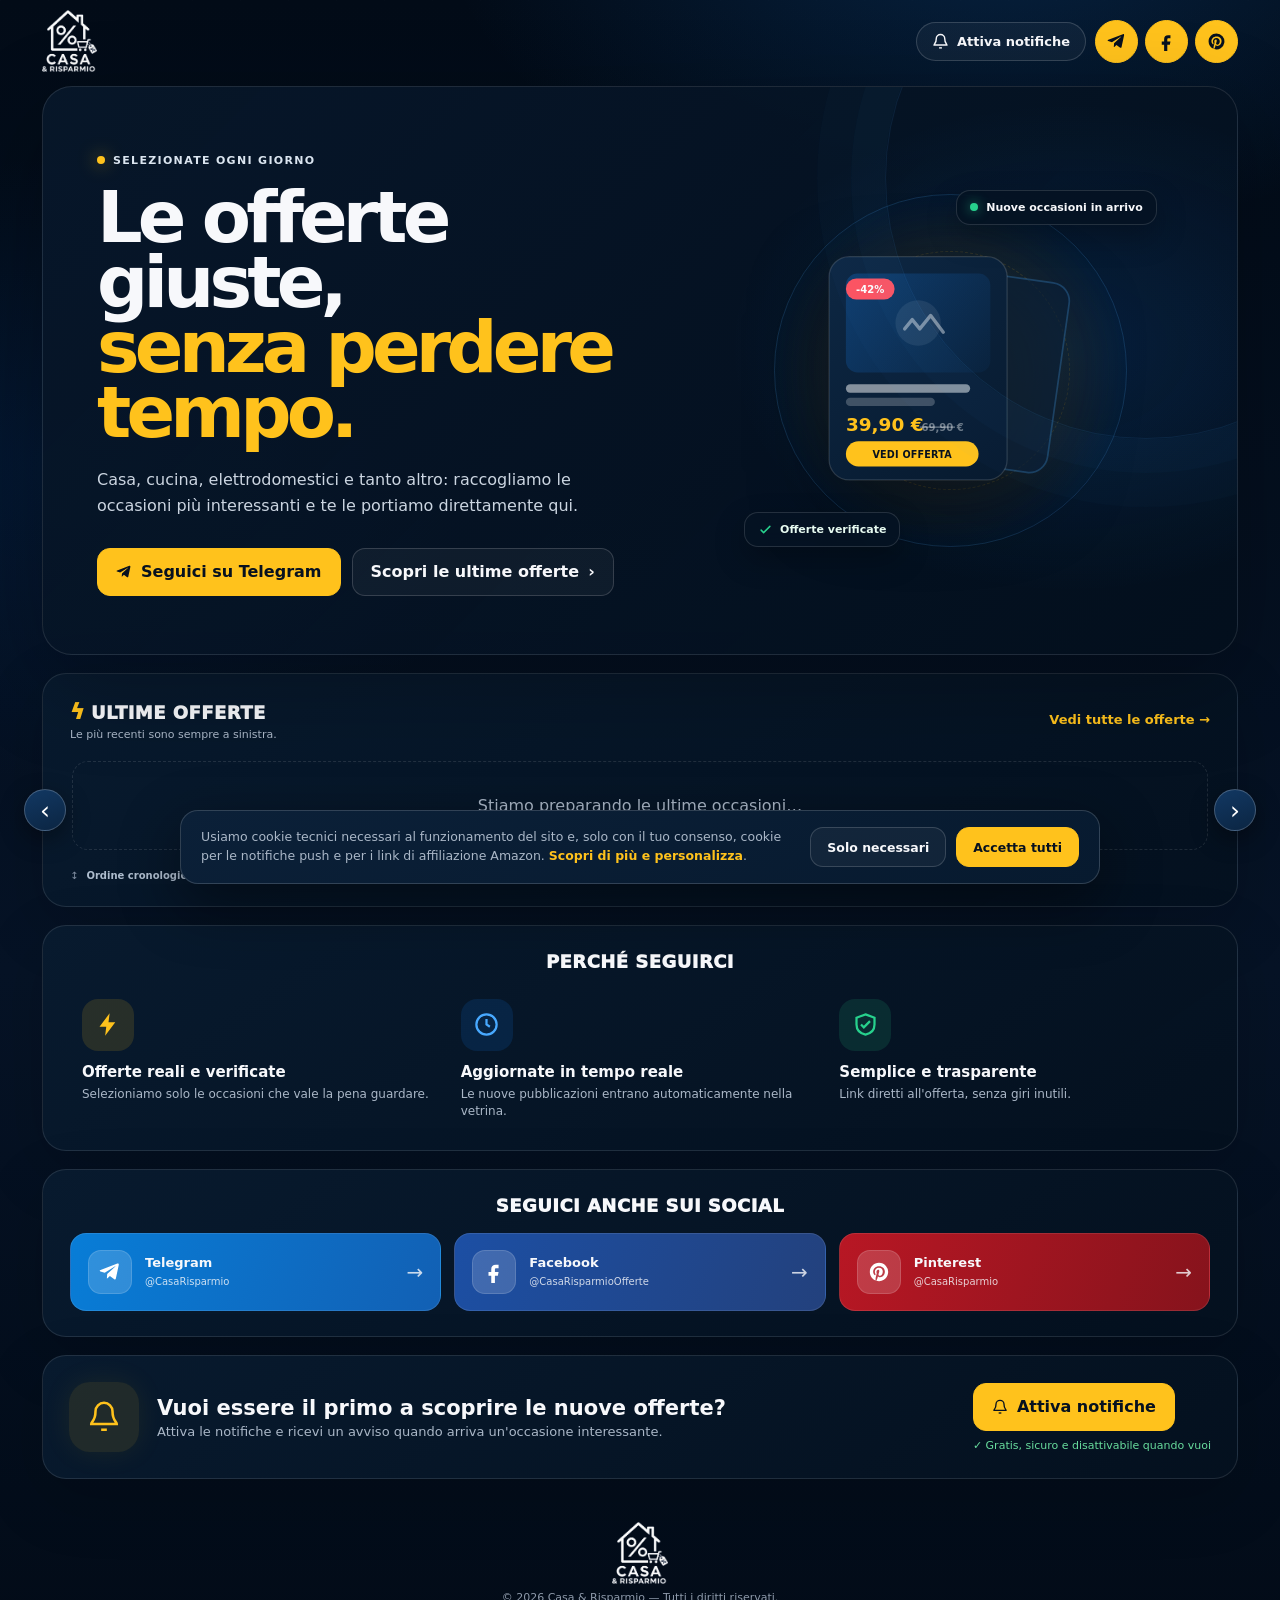
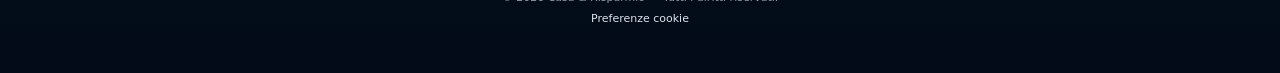
<file: index.html>
<!doctype html>
<html lang="it">
<head>
<meta charset="utf-8">
<meta name="viewport" content="width=device-width,initial-scale=1,viewport-fit=cover">
<title>Casa & Risparmio — Le offerte giuste, senza perdere tempo.</title>
<meta name="description" content="Le migliori offerte selezionate da Casa & Risparmio: casa, cucina, elettrodomestici e tanto altro.">
<meta name="theme-color" content="#061326">
<link rel="canonical" href="https://casarisparmio.info/">
<meta property="og:title" content="Casa & Risparmio">
<meta property="og:description" content="Le offerte giuste, senza perdere tempo.">
<meta property="og:image" content="./logo-casa-risparmio.png">
<meta property="og:url" content="https://casarisparmio.info/">
<meta property="og:type" content="website">
<meta property="og:site_name" content="Casa & Risparmio">
<meta property="og:locale" content="it_IT">
<meta name="twitter:card" content="summary_large_image">
<link rel="icon" href="./favicon.svg">
<link rel="apple-touch-icon" href="./icon-192.png">
<link rel="manifest" href="./manifest.json">
<meta name="p:domain_verify" content="7f023b75f847eaa74c1a0fbb6f59ebab"/>

<!--
  Dati strutturati statici (Organization + WebSite): questi non cambiano
  offerta per offerta, quindi restano scritti a mano qui invece di essere
  generati dal Worker. Le liste di offerte/articoli, che invece cambiano di
  continuo, vengono aggiunte qui sotto dal Worker stesso quando serve questa
  pagina (vedi handleHomepage in api/worker.js) — così anche i crawler/le AI
  che NON eseguono JavaScript vedono dati veri, non solo la pagina vuota.
-->
<script type="application/ld+json">
{"@context":"https://schema.org","@type":"Organization","name":"Casa & Risparmio","url":"https://casarisparmio.info/","logo":"https://casarisparmio.info/logo-casa-risparmio.png","sameAs":["https://t.me/CasaRisparmio","https://www.facebook.com/CasaRisparmioOfferte/","https://it.pinterest.com/CasaRisparmio/"]}
</script>
<script type="application/ld+json">
{"@context":"https://schema.org","@type":"WebSite","name":"Casa & Risparmio","url":"https://casarisparmio.info/","inLanguage":"it-IT","description":"Le migliori offerte Amazon selezionate per casa, cucina ed elettrodomestici."}
</script>

<script src="https://cdn.onesignal.com/sdks/web/v16/OneSignalSDK.page.js" defer></script>
<script>
window.OneSignalDeferred = window.OneSignalDeferred || [];
OneSignalDeferred.push(async function(OneSignal) {
  await OneSignal.init({
    appId: "75ba7be8-51e2-446c-b6c3-742effa95386",
    serviceWorkerPath: "sw.js",
    serviceWorkerParam: { scope: "/" },
    autoResubscribe: true,
    notifyButton: { enable: false }
  });
});
</script>

<link rel="stylesheet" href="./style.css">
</head>

<body>
<div class="wrap">
<header class="header">
  <a class="brand" href="./" aria-label="Casa & Risparmio home">
    <img src="./logo-casa-risparmio.png" alt="Casa & Risparmio">
  </a>
  <div class="nav">
    <button class="bell js-notify" id="notify-btn" type="button" aria-pressed="false">
      <svg width="17" height="17" viewBox="0 0 24 24" fill="none" stroke="currentColor" stroke-width="2"><path d="M18 8a6 6 0 0 0-12 0c0 7-3 7-3 9h18c0-2-3-2-3-9"/><path d="M10 21h4"/></svg>
      <span class="notify-label">Attiva notifiche</span>
    </button>
    <div class="social-mini">
      <a class="icon-btn" id="tg-mini" href="#" target="_blank" rel="noopener" aria-label="Telegram">
        <svg viewBox="0 0 24 24"><path d="M21.6 4.2 18.4 19c-.24 1.04-.85 1.3-1.73.81l-4.78-3.52-2.31 2.23c-.26.26-.48.48-.99.48l.35-4.88 8.89-8.03c.39-.35-.09-.54-.6-.19L6.23 12.8 1.54 11.33c-1.02-.32-1.04-1.02.21-1.51L20.06 2.7c.87-.32 1.63.2 1.54 1.5Z"/></svg>
      </a>
      <a class="icon-btn" id="fb-mini" href="#" target="_blank" rel="noopener" aria-label="Facebook">
        <svg viewBox="0 0 24 24"><path d="M14 8h3V4h-3c-3.31 0-5 1.69-5 5v3H6v4h3v8h4v-8h3.2l.8-4H13V9c0-.58.42-1 1-1Z"/></svg>
      </a>
      <a class="icon-btn" id="pin-mini" href="#" target="_blank" rel="noopener" aria-label="Pinterest">
        <svg viewBox="0 0 24 24"><path d="M12 2C6.477 2 2 6.477 2 12c0 4.237 2.636 7.855 6.356 9.312-.088-.791-.167-2.005.035-2.868.183-.781 1.172-4.97 1.172-4.97s-.299-.599-.299-1.485c0-1.39.806-2.428 1.809-2.428.852 0 1.264.64 1.264 1.409 0 .858-.546 2.14-.828 3.33-.236.995.499 1.807 1.481 1.807 1.778 0 3.144-1.874 3.144-4.579 0-2.394-1.72-4.068-4.177-4.068-2.845 0-4.515 2.134-4.515 4.34 0 .859.331 1.781.744 2.281.082.099.094.187.069.288l-.278 1.133c-.044.183-.145.222-.335.134-1.249-.581-2.031-2.407-2.031-3.874 0-3.154 2.291-6.052 6.606-6.052 3.469 0 6.165 2.472 6.165 5.776 0 3.447-2.173 6.22-5.189 6.22-1.013 0-1.966-.526-2.292-1.148l-.623 2.377c-.226.869-.836 1.958-1.243 2.622A10 10 0 1 0 12 2Z"/></svg>
      </a>
    </div>
  </div>
</header>

<main>
<section class="hero">
  <div class="hero-copy">
    <div class="eyebrow"><b></b> SELEZIONATE OGNI GIORNO</div>
    <h1>Le offerte giuste,<br><em>senza perdere tempo.</em></h1>
    <p>Casa, cucina, elettrodomestici e tanto altro: raccogliamo le occasioni più interessanti e te le portiamo direttamente qui.</p>
    <div class="actions">
      <a class="btn btn-yellow" id="hero-tg" href="#" target="_blank" rel="noopener"><svg width="16" height="16" viewBox="0 0 24 24" fill="currentColor"><path d="M21.6 4.2 18.4 19c-.24 1.04-.85 1.3-1.73.81l-4.78-3.52-2.31 2.23c-.26.26-.48.48-.99.48l.35-4.88 8.89-8.03c.39-.35-.09-.54-.6-.19L6.23 12.8 1.54 11.33c-1.02-.32-1.04-1.02.21-1.51L20.06 2.7c.87-.32 1.63.2 1.54 1.5Z"/></svg> Seguici su Telegram</a>
      <a class="btn" href="#offerte">Scopri le ultime offerte <span>›</span></a>
    </div>
  </div>

  <div class="hero-visual" aria-hidden="true">
    <div class="visual-glow"></div>
    <div class="deal-orbit">
      <div class="orbit-ring"></div>
      <svg class="deal-illustration" viewBox="0 0 420 330" fill="none" xmlns="http://www.w3.org/2000/svg" role="img" aria-label="Composizione grafica di una card offerta">
        <defs>
          <linearGradient id="cardGrad" x1="66" y1="30" x2="278" y2="296" gradientUnits="userSpaceOnUse">
            <stop offset="0" stop-color="#0d2743"/>
            <stop offset="1" stop-color="#071a2f"/>
          </linearGradient>
          <linearGradient id="imgGrad" x1="86" y1="50" x2="258" y2="168" gradientUnits="userSpaceOnUse">
            <stop offset="0" stop-color="#1687ff" stop-opacity=".24"/>
            <stop offset="1" stop-color="#1687ff" stop-opacity=".04"/>
          </linearGradient>
        </defs>
        <rect x="152" y="50" width="188" height="228" rx="22" transform="rotate(8 246 164)" fill="rgba(11,32,55,.62)" stroke="rgba(73,170,255,.25)" stroke-width="2"/>
        <rect x="66" y="30" width="212" height="266" rx="24" fill="url(#cardGrad)" stroke="rgba(255,255,255,.14)" stroke-width="1.5"/>
        <rect x="86" y="50" width="172" height="118" rx="14" fill="url(#imgGrad)"/>
        <circle cx="172" cy="109" r="27" fill="rgba(255,255,255,.08)"/>
        <path d="M156 116l9-11 9 11 13-16 15 20" stroke="rgba(255,255,255,.42)" stroke-width="4" stroke-linecap="round" stroke-linejoin="round"/>
        <rect x="86" y="56" width="58" height="25" rx="12.5" fill="#ff5360"/>
        <text x="115" y="73" text-anchor="middle" font-family="Inter,ui-sans-serif,system-ui,sans-serif" font-size="12" font-weight="800" fill="#ffffff">-42%</text>
        <rect x="86" y="182" width="148" height="10" rx="5" fill="rgba(255,255,255,.5)"/>
        <rect x="86" y="198" width="106" height="10" rx="5" fill="rgba(255,255,255,.22)"/>
        <text x="86" y="238" font-family="Inter,ui-sans-serif,system-ui,sans-serif" font-size="22" font-weight="900" fill="#ffc21c">39,90&#160;€</text>
        <text x="176" y="238" font-family="Inter,ui-sans-serif,system-ui,sans-serif" font-size="12" font-weight="700" fill="rgba(255,255,255,.42)">69,90&#160;€</text>
        <line x1="174" y1="233" x2="216" y2="233" stroke="rgba(255,255,255,.42)" stroke-width="1.4"/>
        <rect x="86" y="250" width="158" height="30" rx="15" fill="#ffc21c"/>
        <text x="165" y="270" text-anchor="middle" font-family="Inter,ui-sans-serif,system-ui,sans-serif" font-size="11.5" font-weight="900" letter-spacing=".02em" fill="#07111f">VEDI OFFERTA</text>
      </svg>
      <div class="visual-check"><svg viewBox="0 0 24 24" fill="none" stroke="currentColor" stroke-width="2.4" stroke-linecap="round" stroke-linejoin="round"><path d="m5 13 4 4L19 7"/></svg> Offerte verificate</div>
      <div class="visual-pill"><i></i> Nuove occasioni in arrivo</div>
    </div>
  </div>
</section>

<section class="section" id="offerte">
  <div class="section-head">
    <div>
      <div class="section-title"><span class="bolt">ϟ</span>ULTIME OFFERTE</div>
      <div class="section-sub">Le più recenti sono sempre a sinistra.<span id="last-updated"></span></div>
    </div>
    <a class="section-link" id="all-tg" href="#" target="_blank" rel="noopener">Vedi tutte le offerte →</a>
  </div>
  <div class="carousel-wrap">
    <div class="carousel" id="offers"><div class="empty">Stiamo preparando le ultime occasioni…</div></div>
    <div class="arrow-nav">
      <button class="arrow" id="prev" aria-label="Offerte precedenti">‹</button>
      <button class="arrow" id="next" aria-label="Offerte successive">›</button>
    </div>
  </div>
  <div class="order-note"><span>↕</span> <b>Ordine cronologico:</b> dalla pubblicazione Telegram più recente alla più vecchia.</div>
</section>

<section class="section" id="articoli-section" hidden>
  <div class="section-head">
    <div>
      <div class="section-title"><span class="bolt">✎</span>ARTICOLI &amp; GUIDE</div>
      <div class="section-sub">Come funzionano, per chi sono, perché convengono.</div>
    </div>
  </div>
  <div class="articles-grid" id="articles"></div>
</section>

<section class="section">
  <div class="section-title" style="text-align:center;margin-bottom:22px">PERCHÉ SEGUIRCI</div>
  <div class="reasons">
    <div class="reason"><div class="reason-icon"><svg viewBox="0 0 24 24" fill="currentColor"><path d="m13 2-9 12h6l-1 8 9-12h-6l1-8Z"/></svg></div><strong>Offerte reali e verificate</strong><p>Selezioniamo solo le occasioni che vale la pena guardare.</p></div>
    <div class="reason"><div class="reason-icon"><svg viewBox="0 0 24 24" fill="none" stroke="currentColor" stroke-width="2"><circle cx="12" cy="12" r="9"/><path d="M12 7v5l3 2"/></svg></div><strong>Aggiornate in tempo reale</strong><p>Le nuove pubblicazioni entrano automaticamente nella vetrina.</p></div>
    <div class="reason"><div class="reason-icon"><svg viewBox="0 0 24 24" fill="none" stroke="currentColor" stroke-width="2"><path d="m12 3 8 3v6c0 5-3.5 8-8 9-4.5-1-8-4-8-9V6l8-3Z"/><path d="m8 12 2.5 2.5L16 9"/></svg></div><strong>Semplice e trasparente</strong><p>Link diretti all'offerta, senza giri inutili.</p></div>
  </div>
</section>

<section class="section">
  <div class="section-title" style="text-align:center;margin-bottom:17px">SEGUICI ANCHE SUI SOCIAL</div>
  <div class="social-grid">
    <a class="social-card telegram" id="tg-card" href="#" target="_blank" rel="noopener"><div class="social-symbol"><svg viewBox="0 0 24 24"><path d="M21.6 4.2 18.4 19c-.24 1.04-.85 1.3-1.73.81l-4.78-3.52-2.31 2.23c-.26.26-.48.48-.99.48l.35-4.88 8.89-8.03c.39-.35-.09-.54-.6-.19L6.23 12.8 1.54 11.33c-1.02-.32-1.04-1.02.21-1.51L20.06 2.7c.87-.32 1.63.2 1.54 1.5Z"/></svg></div><div><strong>Telegram</strong><span>@CasaRisparmio</span></div><span class="go">→</span></a>
    <a class="social-card facebook" id="fb-card" href="#" target="_blank" rel="noopener"><div class="social-symbol"><svg viewBox="0 0 24 24"><path d="M14 8h3V4h-3c-3.31 0-5 1.69-5 5v3H6v4h3v8h4v-8h3.2l.8-4H13V9c0-.58.42-1 1-1Z"/></svg></div><div><strong>Facebook</strong><span>@CasaRisparmioOfferte</span></div><span class="go">→</span></a>
    <a class="social-card pinterest" id="pin-card" href="#" target="_blank" rel="noopener"><div class="social-symbol"><svg viewBox="0 0 24 24"><path d="M12 2C6.477 2 2 6.477 2 12c0 4.237 2.636 7.855 6.356 9.312-.088-.791-.167-2.005.035-2.868.183-.781 1.172-4.97 1.172-4.97s-.299-.599-.299-1.485c0-1.39.806-2.428 1.809-2.428.852 0 1.264.64 1.264 1.409 0 .858-.546 2.14-.828 3.33-.236.995.499 1.807 1.481 1.807 1.778 0 3.144-1.874 3.144-4.579 0-2.394-1.72-4.068-4.177-4.068-2.845 0-4.515 2.134-4.515 4.34 0 .859.331 1.781.744 2.281.082.099.094.187.069.288l-.278 1.133c-.044.183-.145.222-.335.134-1.249-.581-2.031-2.407-2.031-3.874 0-3.154 2.291-6.052 6.606-6.052 3.469 0 6.165 2.472 6.165 5.776 0 3.447-2.173 6.22-5.189 6.22-1.013 0-1.966-.526-2.292-1.148l-.623 2.377c-.226.869-.836 1.958-1.243 2.622A10 10 0 1 0 12 2Z"/></svg></div><div><strong>Pinterest</strong><span>@CasaRisparmio</span></div><span class="go">→</span></a>
  </div>
</section>

<section class="section notify">
  <div class="notify-icon"><svg viewBox="0 0 24 24" fill="none" stroke="currentColor" stroke-width="1.8"><path d="M18 8a6 6 0 0 0-12 0c0 7-3 7-3 9h18c0-2-3-2-3-9"/><path d="M10 21h4"/></svg></div>
  <div><h2>Vuoi essere il primo a scoprire le nuove offerte?</h2><p>Attiva le notifiche e ricevi un avviso quando arriva un'occasione interessante.</p></div>
  <div><button class="btn btn-yellow js-notify" id="notify-main" type="button" aria-pressed="false"><svg width="16" height="16" viewBox="0 0 24 24" fill="none" stroke="currentColor" stroke-width="2"><path d="M18 8a6 6 0 0 0-12 0c0 7-3 7-3 9h18c0-2-3-2-3-9"/><path d="M10 21h4"/></svg> <span class="notify-label">Attiva notifiche</span></button><div class="secure">✓ Gratis, sicuro e disattivabile quando vuoi</div></div>
</section>
</main>

<footer class="footer">
  <img class="footer-logo" src="./logo-casa-risparmio.png" alt="Casa & Risparmio">
  <br>© 2026 Casa & Risparmio — Tutti i diritti riservati.
  <br><a href="#" id="cookie-prefs-link" class="footer-link">Preferenze cookie</a>
</footer>
</div>

<div class="modal-overlay" id="product-modal" hidden>
  <div class="modal" role="dialog" aria-modal="true" aria-labelledby="modal-title">
    <button class="modal-close" id="modal-close" aria-label="Chiudi">
      <svg viewBox="0 0 24 24" fill="none" stroke="currentColor" stroke-width="2.4" stroke-linecap="round"><path d="M6 6l12 12M18 6 6 18"/></svg>
    </button>
    <div id="modal-body"></div>
  </div>
</div>

<div class="cookie-banner" id="cookie-banner" hidden>
  <div class="cookie-banner-inner">
    <p>Usiamo cookie tecnici necessari al funzionamento del sito e, solo con il tuo consenso, cookie per le notifiche push e per i link di affiliazione Amazon. <a href="#" id="cookie-open-prefs">Scopri di più e personalizza</a>.</p>
    <div class="cookie-banner-actions">
      <button type="button" class="btn" id="cookie-reject">Solo necessari</button>
      <button type="button" class="btn btn-yellow" id="cookie-accept-all">Accetta tutti</button>
    </div>
  </div>
</div>

<div class="modal-overlay" id="cookie-modal" hidden>
  <div class="modal cookie-modal" role="dialog" aria-modal="true" aria-labelledby="cookie-modal-title">
    <button class="modal-close" id="cookie-modal-close" aria-label="Chiudi">
      <svg viewBox="0 0 24 24" fill="none" stroke="currentColor" stroke-width="2.4" stroke-linecap="round"><path d="M6 6l12 12M18 6 6 18"/></svg>
    </button>
    <p class="modal-title" id="cookie-modal-title">Preferenze cookie</p>
    <p class="modal-meta">Puoi scegliere quali categorie non essenziali attivare. La scelta resta salvata su questo dispositivo e puoi modificarla in qualsiasi momento dal link "Preferenze cookie" in fondo alla pagina.</p>

    <div class="cookie-category">
      <div class="cookie-category-head"><strong>Necessari</strong><span class="cookie-locked">Sempre attivi</span></div>
      <p>Permettono il funzionamento di base del sito, come la cache locale dei contenuti e la visualizzazione delle offerte.</p>
    </div>

    <div class="cookie-category">
      <div class="cookie-category-head"><strong>Notifiche push</strong>
        <label class="switch"><input type="checkbox" id="cookie-toggle-push"><span></span></label>
      </div>
      <p>Servono a OneSignal per inviarti un avviso quando pubblichiamo una nuova offerta. L'attivazione vera e propria avviene comunque dal pulsante "Attiva notifiche".</p>
    </div>

    <div class="cookie-category">
      <div class="cookie-category-head"><strong>Marketing e affiliazione</strong>
        <label class="switch"><input type="checkbox" id="cookie-toggle-marketing"><span></span></label>
      </div>
      <p>Amazon utilizza i link di affiliazione per riconoscere gli acquisti generati dal nostro sito. Non raccogliamo dati personali su questa pagina per questo scopo.</p>
    </div>

    <div class="cookie-modal-actions">
      <button type="button" class="btn" id="cookie-modal-reject">Rifiuta non essenziali</button>
      <button type="button" class="btn btn-yellow" id="cookie-save-prefs">Salva preferenze</button>
    </div>
  </div>
</div>

<script src="./config.js"></script>
<script src="./app.js"></script>

<!--
  Amazon OneLink (opzionale): reindirizza automaticamente un visitatore
  straniero (es. dalla Francia, dalla Germania) verso l'Amazon del suo
  paese, mantenendo comunque la TUA commissione. Utile perché il traffico
  da Pinterest/social è spesso internazionale, mentre i link del sito
  puntano tutti ad amazon.it.
  Per attivarlo: Associates Central → Strumenti per il sito web → OneLink
  → crea il tuo snippet personale e incollalo al posto di questo commento.
-->
</body>
</html>
</file>
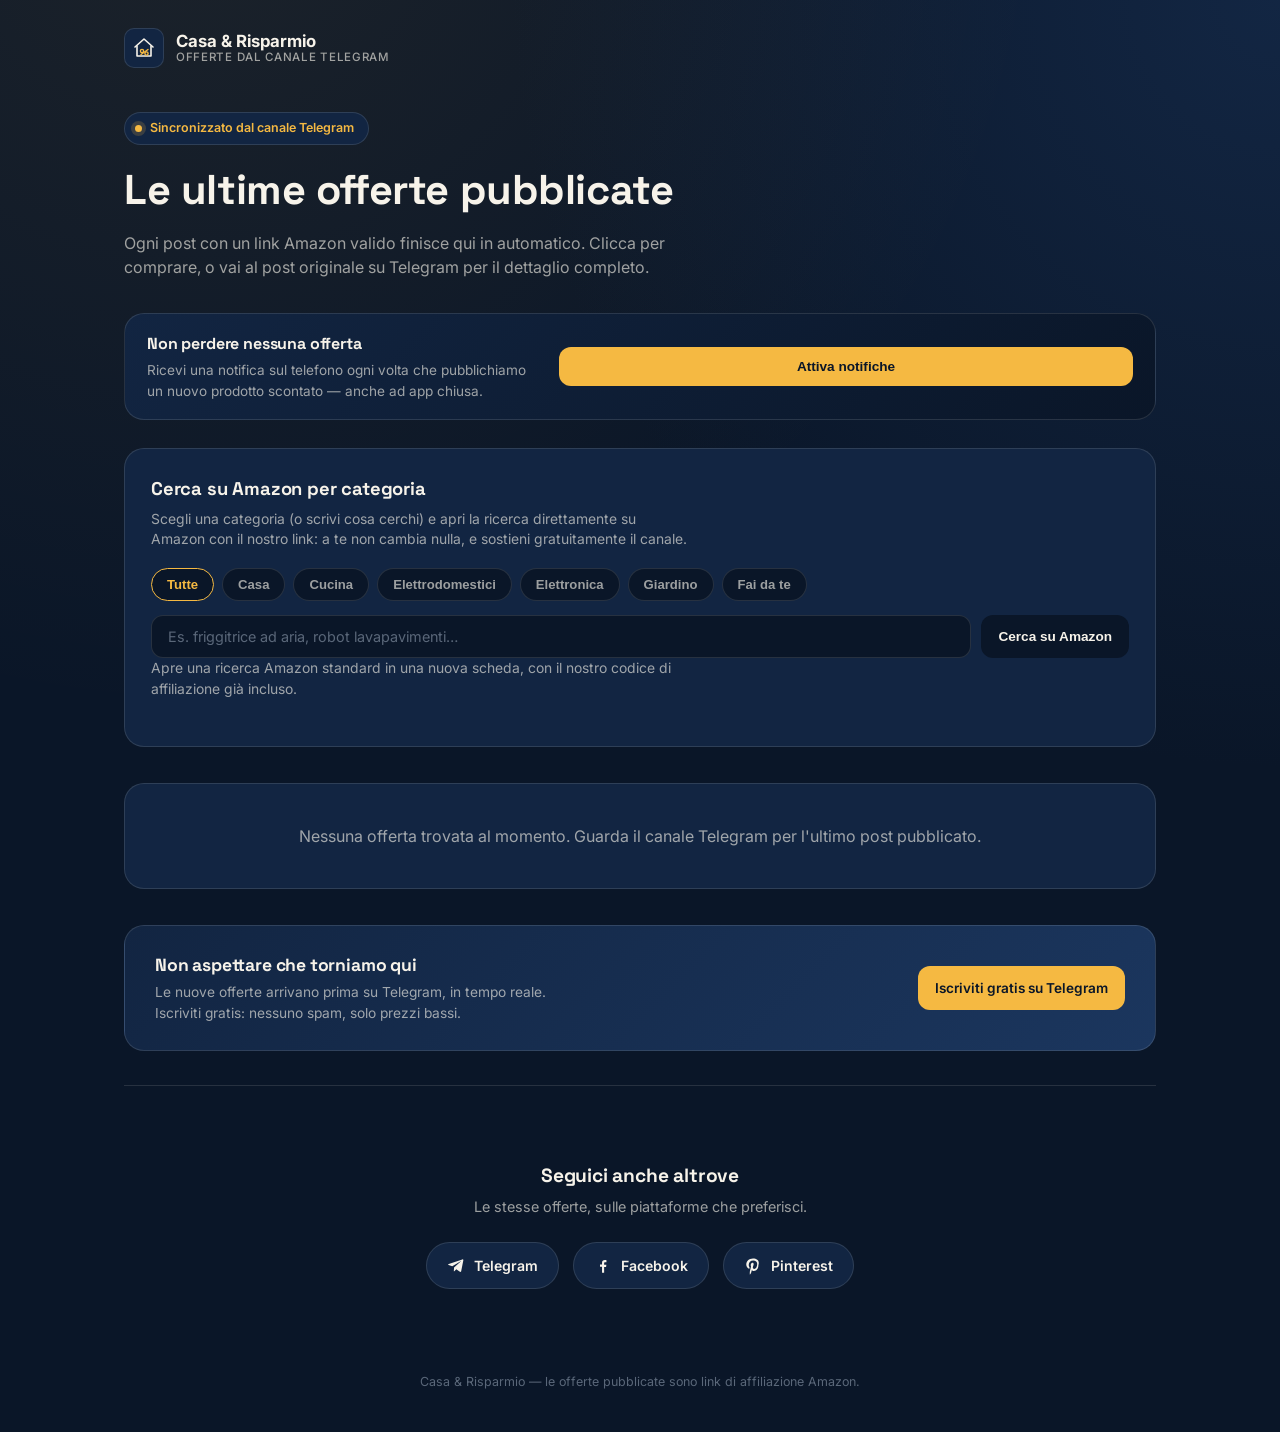
<file: index (5).html>
<!DOCTYPE html>
<html lang="it">
<head>
<meta charset="UTF-8">
<meta name="viewport" content="width=device-width, initial-scale=1.0, viewport-fit=cover">
<title>Casa &amp; Risparmio — Ultime offerte</title>
<meta name="description" content="Le ultime offerte per la casa pubblicate sul canale Telegram Casa & Risparmio, sincronizzate in automatico.">

<!-- PWA -->
<link rel="manifest" href="manifest.json">
<meta name="theme-color" content="#0a1628">
<link rel="icon" href="icon-192.png" type="image/png">
<link rel="apple-touch-icon" href="apple-touch-icon.png">
<meta name="apple-mobile-web-app-capable" content="yes">
<meta name="apple-mobile-web-app-status-bar-style" content="black-translucent">
<meta name="apple-mobile-web-app-title" content="Casa & Risparmio">
<meta name="mobile-web-app-capable" content="yes">

<link rel="preconnect" href="https://fonts.googleapis.com">
<link rel="preconnect" href="https://fonts.gstatic.com" crossorigin>
<link href="https://fonts.googleapis.com/css2?family=Space+Grotesk:wght@500;600;700&family=Inter:wght@400;500;600;700&display=swap" rel="stylesheet">

<!-- OneSignal: notifiche push. Sostituire ONESIGNAL_APP_ID_QUI con l'App ID
     reale una volta creato l'account su onesignal.com (piano gratuito). -->
<script src="https://cdn.onesignal.com/sdks/web/v16/OneSignalSDK.page.js" defer></script>
<style>
  :root{
    --navy-950:#070f1e;
    --navy-900:#0a1628;
    --navy-800:#122542;
    --navy-700:#1b365e;
    --cream:#f7f3ea;
    --amber:#f5b942;
    --amber-dark:#d99a1f;
    --coral:#ff6b5e;
    --line:rgba(247,243,234,0.12);
    --text-dim:rgba(247,243,234,0.62);
    --radius-lg:20px;
    --radius-sm:12px;
  }

  *{box-sizing:border-box;}
  html{scroll-behavior:smooth;}

  body{
    margin:0;
    background:
      radial-gradient(circle at 15% -10%, rgba(245,185,66,0.08), transparent 45%),
      radial-gradient(circle at 100% 0%, rgba(27,54,94,0.5), transparent 40%),
      var(--navy-900);
    color:var(--cream);
    font-family:"Inter", system-ui, sans-serif;
    line-height:1.5;
    -webkit-font-smoothing:antialiased;
  }

  h1,h2,h3,.display{
    font-family:"Space Grotesk", "Inter", sans-serif;
    letter-spacing:-0.01em;
  }

  a{color:inherit;}

  .wrap{
    max-width:1080px;
    margin:0 auto;
    padding:0 24px;
  }

  /* ---------- Header ---------- */
  header.site{
    padding:28px 0 8px;
  }
  .brand{
    display:flex;
    align-items:center;
    gap:12px;
    text-decoration:none;
  }
  .brand-mark{
    width:40px;height:40px;
    border-radius:10px;
    background:var(--navy-800);
    border:1px solid var(--line);
    display:flex;align-items:center;justify-content:center;
    flex-shrink:0;
  }
  .brand-mark svg{width:24px;height:24px;}
  .brand-name{
    font-weight:700;
    font-size:1.05rem;
    line-height:1.1;
  }
  .brand-name span{
    display:block;
    font-family:"Inter",sans-serif;
    font-weight:500;
    font-size:0.72rem;
    color:var(--text-dim);
    letter-spacing:0.06em;
    text-transform:uppercase;
  }

  /* ---------- Hero ---------- */
  .eyebrow{
    display:inline-flex;
    align-items:center;
    gap:8px;
    margin:36px 0 14px;
    padding:6px 14px 6px 10px;
    background:var(--navy-800);
    border:1px solid var(--line);
    border-radius:100px;
    font-size:0.78rem;
    color:var(--amber);
    font-weight:600;
  }
  .eyebrow .dot{
    width:7px;height:7px;border-radius:50%;
    background:var(--amber);
    box-shadow:0 0 0 4px rgba(245,185,66,0.18);
  }

  .hero-heading{
    font-size:clamp(1.8rem, 4vw, 2.6rem);
    font-weight:700;
    margin:0 0 10px;
    max-width:22ch;
  }
  .hero-sub{
    color:var(--text-dim);
    max-width:56ch;
    margin:0 0 34px;
    font-size:1rem;
  }

  /* ---------- Deals grid ---------- */
  .deals-grid{
    display:grid;
    grid-template-columns:repeat(2, 1fr);
    gap:20px;
  }
  @media (max-width:720px){
    .deals-grid{grid-template-columns:1fr;}
  }

  .deal-card{
    background:var(--cream);
    color:var(--navy-900);
    border-radius:var(--radius-lg);
    overflow:hidden;
    box-shadow:0 22px 44px -20px rgba(0,0,0,0.5);
    display:flex;
    flex-direction:column;
  }

  .deal-media{
    position:relative;
    aspect-ratio:1 / 1;
    background:var(--navy-800);
    display:flex;
    align-items:center;
    justify-content:center;
  }
  .deal-media img{
    width:100%;
    height:100%;
    object-fit:contain; /* mai tagliata: se l'immagine e' verticale/quadrata si vede intera */
    display:block;
  }

  .deal-eyebrow-badge{
    position:absolute;
    top:12px; left:12px;
    background:var(--navy-900);
    color:var(--cream);
    font-size:0.68rem;
    font-weight:700;
    letter-spacing:0.04em;
    text-transform:uppercase;
    padding:6px 11px;
    border-radius:100px;
    display:none;
  }

  .discount-badge{
    position:absolute;
    top:12px; right:12px;
    background:var(--coral);
    color:#fff;
    font-family:"Space Grotesk", sans-serif;
    font-weight:700;
    font-size:0.95rem;
    padding:7px 13px;
    border-radius:100px;
    z-index:3;
    display:none;
    align-items:center;
    gap:6px;
    box-shadow:0 6px 16px -4px rgba(255,107,94,0.6);
  }
  .discount-badge .pulse-dot{
    width:7px;height:7px;
    border-radius:50%;
    background:#fff;
    animation:pulse 1.4s ease-in-out infinite;
  }
  @keyframes pulse{
    0%,100%{opacity:1; transform:scale(1);}
    50%{opacity:0.4; transform:scale(0.75);}
  }
  @media (prefers-reduced-motion:reduce){
    .discount-badge .pulse-dot{animation:none;}
  }

  .deal-body{
    padding:20px 22px 22px;
    display:flex;
    flex-direction:column;
    flex:1;
  }

  .deal-title{
    font-size:1.05rem;
    font-weight:700;
    margin:0 0 12px;
    line-height:1.3;
  }

  .price-row{
    display:flex;
    align-items:baseline;
    gap:9px;
    margin:0 0 16px;
    display:none;
  }
  .price-old{
    text-decoration:line-through;
    color:#93a0b2;
    font-size:0.92rem;
  }
  .price-new{
    font-family:"Space Grotesk", sans-serif;
    font-weight:700;
    font-size:1.5rem;
    color:var(--coral);
  }

  .deal-updated{
    font-size:0.72rem;
    color:#8894a3;
    margin:0 0 18px;
  }

  .cta-row{
    display:flex;
    gap:8px;
    flex-wrap:wrap;
    margin-top:auto;
  }
  .btn{
    display:inline-flex;
    align-items:center;
    justify-content:center;
    gap:7px;
    padding:11px 16px;
    border-radius:var(--radius-sm);
    font-weight:600;
    font-size:0.85rem;
    text-decoration:none;
    border:1px solid transparent;
    transition:transform 0.15s ease, background 0.15s ease;
    cursor:pointer;
  }
  .btn:focus-visible{
    outline:2px solid var(--amber-dark);
    outline-offset:2px;
  }
  .btn-primary{
    background:var(--navy-900);
    color:var(--cream);
    flex:1 1 auto;
  }
  .btn-primary:hover{
    background:var(--navy-700);
    transform:translateY(-1px);
  }
  .btn-secondary{
    background:transparent;
    color:var(--navy-900);
    border-color:#d8d1c1;
  }
  .btn-secondary:hover{
    border-color:var(--navy-900);
  }

  @media (prefers-reduced-motion:reduce){
    .btn{transition:none;}
    .btn:hover{transform:none;}
  }

  /* ---------- Empty / loading state ---------- */
  .empty-state{
    grid-column:1 / -1;
    background:var(--navy-800);
    border:1px solid var(--line);
    border-radius:var(--radius-lg);
    padding:40px 30px;
    text-align:center;
    color:var(--text-dim);
  }

  /* ---------- Community CTA banner ---------- */
  .join-banner{
    margin-top:36px;
    padding:26px 30px;
    border-radius:var(--radius-lg);
    background:linear-gradient(135deg, var(--navy-800), var(--navy-700));
    border:1px solid var(--line);
    display:flex;
    align-items:center;
    justify-content:space-between;
    gap:20px;
    flex-wrap:wrap;
  }
  .join-banner-text h2{
    font-size:1.1rem;
    margin:0 0 4px;
  }
  .join-banner-text p{
    margin:0;
    color:var(--text-dim);
    font-size:0.86rem;
    max-width:46ch;
  }
  .btn-join{
    background:var(--amber);
    color:var(--navy-900);
    white-space:nowrap;
  }
  .btn-join:hover{
    background:var(--amber-dark);
    transform:translateY(-1px);
  }

  /* ---------- Sync note (onesta, niente claim finti) ---------- */
  .sync-note{
    margin:34px 0;
    padding:16px 0;
    border-top:1px solid var(--line);
    color:var(--text-dim);
    font-size:0.82rem;
    text-align:center;
  }

  /* ---------- Socials ---------- */
  .socials{
    padding:10px 0 60px;
    text-align:center;
  }
  .socials h2{
    font-size:1.2rem;
    margin:0 0 6px;
  }
  .socials p{
    color:var(--text-dim);
    margin:0 0 24px;
    font-size:0.9rem;
  }
  .social-links{
    display:flex;
    justify-content:center;
    gap:14px;
    flex-wrap:wrap;
  }
  .social-link{
    display:flex;
    align-items:center;
    gap:9px;
    padding:12px 20px;
    border-radius:100px;
    background:var(--navy-800);
    border:1px solid var(--line);
    text-decoration:none;
    color:var(--cream);
    font-weight:600;
    font-size:0.88rem;
    transition:border-color 0.15s ease, transform 0.15s ease;
  }
  .social-link:hover{
    border-color:var(--amber);
    transform:translateY(-1px);
  }
  .social-link svg{width:18px;height:18px;flex-shrink:0;}

  footer{
    padding:24px 0 40px;
    text-align:center;
    color:#5a6779;
    font-size:0.78rem;
  }

  /* ---------- Safe area (notch / home indicator) ---------- */
  body{
    padding-top:env(safe-area-inset-top);
    padding-bottom:env(safe-area-inset-bottom);
  }

  /* ---------- Barra "Installa app" ---------- */
  .install-bar{
    display:none;
    align-items:center;
    justify-content:space-between;
    gap:14px;
    margin:0 0 22px;
    padding:14px 18px;
    background:var(--navy-800);
    border:1px solid var(--line);
    border-radius:var(--radius-sm);
    flex-wrap:wrap;
  }
  .install-bar.visibile{display:flex;}
  .install-bar-text{font-size:0.86rem; color:var(--text-dim);}
  .install-bar-text strong{color:var(--cream); display:block; font-size:0.94rem; margin-bottom:2px;}
  .install-bar .btn{padding:9px 16px; font-size:0.82rem; white-space:nowrap;}
  .install-bar-close{
    background:none; border:none; color:var(--text-dim);
    font-size:1.1rem; cursor:pointer; padding:4px 8px; line-height:1;
  }

  /* ---------- Notifiche push ---------- */
  .notify-card{
    display:flex;
    align-items:center;
    justify-content:space-between;
    gap:16px;
    margin:0 0 28px;
    padding:18px 22px;
    background:linear-gradient(135deg, var(--navy-800), var(--navy-900));
    border:1px solid var(--line);
    border-radius:var(--radius-lg);
    flex-wrap:wrap;
  }
  .notify-card-text h2{font-size:1rem; margin:0 0 4px;}
  .notify-card-text p{margin:0; color:var(--text-dim); font-size:0.85rem; max-width:44ch;}
  #btn-notify[data-stato="attivo"]{
    background:transparent;
    color:var(--amber);
    border-color:var(--amber);
    cursor:default;
  }

  /* ---------- Tool di ricerca Amazon ---------- */
  .search-tool{
    margin:0 0 36px;
    padding:26px 26px 28px;
    background:var(--navy-800);
    border:1px solid var(--line);
    border-radius:var(--radius-lg);
  }
  .search-tool h2{font-size:1.15rem; margin:0 0 6px;}
  .search-tool > p{color:var(--text-dim); font-size:0.87rem; margin:0 0 18px; max-width:60ch;}
  .search-chips{
    display:flex;
    flex-wrap:wrap;
    gap:8px;
    margin-bottom:14px;
  }
  .search-chip{
    padding:8px 15px;
    border-radius:100px;
    background:var(--navy-900);
    border:1px solid var(--line);
    color:var(--text-dim);
    font-size:0.82rem;
    font-weight:600;
    cursor:pointer;
    transition:border-color 0.15s ease, color 0.15s ease;
  }
  .search-chip.selezionato{
    border-color:var(--amber);
    color:var(--amber);
  }
  .search-form{
    display:flex;
    gap:10px;
    flex-wrap:wrap;
  }
  .search-form input[type="text"]{
    flex:1 1 220px;
    padding:12px 16px;
    border-radius:var(--radius-sm);
    border:1px solid var(--line);
    background:var(--navy-900);
    color:var(--cream);
    font-family:inherit;
    font-size:0.9rem;
  }
  .search-form input[type="text"]::placeholder{color:#5a6779;}
  .search-form input[type="text"]:focus-visible,
  .search-chip:focus-visible{
    outline:2px solid var(--amber-dark);
    outline-offset:2px;
  }
  .search-form .btn{flex:0 0 auto;}
  .search-note{
    margin:12px 0 0;
    font-size:0.74rem;
    color:#5a6779;
  }
</style>
</head>
<body>

<div class="wrap">

  <header class="site">
    <a class="brand" href="#top">
      <span class="brand-mark" aria-hidden="true">
        <svg viewBox="0 0 24 24" fill="none" xmlns="http://www.w3.org/2000/svg">
          <path d="M3 11L12 3L21 11" stroke="#f7f3ea" stroke-width="1.6" stroke-linecap="round" stroke-linejoin="round"/>
          <path d="M5 10V20H19V10" stroke="#f7f3ea" stroke-width="1.6" stroke-linecap="round" stroke-linejoin="round"/>
          <circle cx="10" cy="15" r="1.6" stroke="#f5b942" stroke-width="1.4"/>
          <circle cx="14.5" cy="17.5" r="1.6" stroke="#f5b942" stroke-width="1.4"/>
          <line x1="9" y1="18.5" x2="16" y2="13.5" stroke="#f5b942" stroke-width="1.4" stroke-linecap="round"/>
        </svg>
      </span>
      <span class="brand-name">Casa &amp; Risparmio<span>Offerte dal canale Telegram</span></span>
    </a>
  </header>

  <main id="top">
    <div class="eyebrow"><span class="dot"></span> Sincronizzato dal canale Telegram</div>
    <h1 class="hero-heading">Le ultime offerte pubblicate</h1>
    <p class="hero-sub">Ogni post con un link Amazon valido finisce qui in automatico. Clicca per comprare, o vai al post originale su Telegram per il dettaglio completo.</p>

    <div class="install-bar" id="install-bar">
      <div class="install-bar-text">
        <strong>Aggiungi Casa &amp; Risparmio alla schermata Home</strong>
        Si apre come un'app, anche offline, senza passare dal browser.
      </div>
      <button class="btn btn-join" id="btn-install" type="button">Installa</button>
      <button class="install-bar-close" id="btn-install-close" type="button" aria-label="Chiudi">✕</button>
    </div>

    <section class="notify-card">
      <div class="notify-card-text">
        <h2>Non perdere nessuna offerta</h2>
        <p>Ricevi una notifica sul telefono ogni volta che pubblichiamo un nuovo prodotto scontato — anche ad app chiusa.</p>
      </div>
      <button class="btn btn-primary" id="btn-notify" type="button" style="background:var(--amber); color:var(--navy-900);">
        Attiva notifiche
      </button>
    </section>

    <section class="search-tool">
      <h2>Cerca su Amazon per categoria</h2>
      <p>Scegli una categoria (o scrivi cosa cerchi) e apri la ricerca direttamente su Amazon con il nostro link: a te non cambia nulla, e sostieni gratuitamente il canale.</p>
      <div class="search-chips" id="search-chips" role="group" aria-label="Categoria">
        <button class="search-chip selezionato" type="button" data-cat="">Tutte</button>
        <button class="search-chip" type="button" data-cat="casa">Casa</button>
        <button class="search-chip" type="button" data-cat="cucina">Cucina</button>
        <button class="search-chip" type="button" data-cat="elettrodomestici">Elettrodomestici</button>
        <button class="search-chip" type="button" data-cat="elettronica">Elettronica</button>
        <button class="search-chip" type="button" data-cat="giardino outdoor">Giardino</button>
        <button class="search-chip" type="button" data-cat="fai da te">Fai da te</button>
      </div>
      <form class="search-form" id="search-form">
        <input type="text" id="search-input" placeholder="Es. friggitrice ad aria, robot lavapavimenti…" aria-label="Cosa cerchi">
        <button class="btn btn-primary" type="submit">Cerca su Amazon</button>
      </form>
      <p class="search-note">Apre una ricerca Amazon standard in una nuova scheda, con il nostro codice di affiliazione già incluso.</p>
    </section>

    <div class="deals-grid" id="deals-grid">
      <div class="empty-state" id="deals-loading">Caricamento offerte…</div>
    </div>

    <section class="join-banner">
      <div class="join-banner-text">
        <h2>Non aspettare che torniamo qui</h2>
        <p>Le nuove offerte arrivano prima su Telegram, in tempo reale. Iscriviti gratis: nessuno spam, solo prezzi bassi.</p>
      </div>
      <a class="btn btn-join" href="https://t.me/CasaRisparmio" target="_blank" rel="noopener noreferrer">
        Iscriviti gratis su Telegram
      </a>
    </section>

    <p class="sync-note" id="sync-note"></p>

    <section class="socials">
      <h2>Seguici anche altrove</h2>
      <p>Le stesse offerte, sulle piattaforme che preferisci.</p>
      <div class="social-links">
        <a class="social-link" href="https://t.me/CasaRisparmio" target="_blank" rel="noopener noreferrer">
          <svg viewBox="0 0 24 24" fill="currentColor"><path d="M21.8 4.4 18.9 19c-.2 1-.9 1.2-1.7.8l-4.8-3.5-2.3 2.2c-.3.3-.5.5-1 .5l.3-4.9 8.9-8c.4-.3-.1-.5-.6-.2L7 12.2l-4.8-1.5c-1-.3-1-1 .2-1.5L20.4 3.2c.8-.3 1.6.2 1.4 1.2Z"/></svg>
          Telegram
        </a>
        <a class="social-link" href="https://www.facebook.com/CasaRisparmioOfferte/" target="_blank" rel="noopener noreferrer">
          <svg viewBox="0 0 24 24" fill="currentColor"><path d="M13.5 21v-7.7h2.6l.4-3h-3v-1.9c0-.9.2-1.5 1.6-1.5h1.5V4.2c-.3 0-1.2-.1-2.2-.1-2.2 0-3.7 1.3-3.7 3.8v2.1H8v3h2.7V21h2.8Z"/></svg>
          Facebook
        </a>
        <a class="social-link" href="https://it.pinterest.com/CasaRisparmio/" target="_blank" rel="noopener noreferrer">
          <svg viewBox="0 0 24 24" fill="currentColor"><path d="M12 2C6.5 2 3 5.8 3 10.1c0 2.6 1.4 4.6 3.6 5.4.3.1.5 0 .6-.3l.3-1.1c.1-.3 0-.4-.2-.6-.6-.7-1-1.6-1-2.9 0-3.1 2.3-5.9 6.1-5.9 3.3 0 5.2 2 5.2 4.7 0 3.5-1.6 6.5-3.9 6.5-1.3 0-2.2-1-1.9-2.3.4-1.5 1.1-3.1 1.1-4.2 0-1-.5-1.8-1.6-1.8-1.3 0-2.3 1.3-2.3 3.1 0 1.1.4 1.9.4 1.9l-1.5 6.4c-.4 1.9-.1 4.2-.1 4.4 0 .1.2.2.2 0 .1-.1 1.4-1.7 1.8-3.3l.7-2.7c.4.7 1.5 1.3 2.7 1.3 3.6 0 6-3.2 6-7.6C21 5.3 17.9 2 12 2Z"/></svg>
          Pinterest
        </a>
      </div>
    </section>
  </main>

  <footer>
    Casa &amp; Risparmio — le offerte pubblicate sono link di affiliazione Amazon.
  </footer>

</div>

<script>
(function () {
  var grid = document.getElementById('deals-grid');
  var syncNote = document.getElementById('sync-note');

  function escapeHtml(str) {
    var div = document.createElement('div');
    div.textContent = str || '';
    return div.innerHTML;
  }

  function formatDataBreve(raw) {
    if (!raw) return '';
    var d = new Date(raw);
    if (isNaN(d.getTime())) return '';
    return d.toLocaleDateString('it-IT', { day: '2-digit', month: 'short', hour: '2-digit', minute: '2-digit' });
  }

  function costruisciCard(offerta) {
    var article = document.createElement('article');
    article.className = 'deal-card';

    var haSconto = !!offerta.sconto_percentuale;
    var haPrezzo = !!offerta.prezzo_scontato;
    var dataPost = formatDataBreve(offerta.data_pubblicazione);

    article.innerHTML =
      '<div class="deal-media">' +
        (offerta.immagine_url
          ? '<img src="' + escapeHtml(offerta.immagine_url) + '" alt="' + escapeHtml(offerta.titolo) + '" loading="lazy">'
          : '') +
        (offerta.etichetta
          ? '<span class="deal-eyebrow-badge" style="display:inline-flex;">' + escapeHtml(offerta.etichetta) + '</span>'
          : '') +
        (haSconto
          ? '<span class="discount-badge" style="display:inline-flex;"><span class="pulse-dot"></span>-' + escapeHtml(offerta.sconto_percentuale.replace('%','')) + '%</span>'
          : '') +
      '</div>' +
      '<div class="deal-body">' +
        '<h3 class="deal-title">' + escapeHtml(offerta.titolo) + '</h3>' +
        (haPrezzo
          ? '<div class="price-row" style="display:flex;">' +
              (offerta.prezzo_originale ? '<span class="price-old">' + escapeHtml(offerta.prezzo_originale) + '</span>' : '') +
              '<span class="price-new">' + escapeHtml(offerta.prezzo_scontato) + '</span>' +
            '</div>'
          : '') +
        (dataPost ? '<p class="deal-updated">Pubblicato il ' + dataPost + '</p>' : '') +
        '<div class="cta-row">' +
          (offerta.link_affiliato
            ? '<a class="btn btn-primary" href="' + escapeHtml(offerta.link_affiliato) + '" target="_blank" rel="noopener noreferrer nofollow sponsored">Vedi su Amazon →</a>'
            : '') +
          (offerta.link_telegram_post
            ? '<a class="btn btn-secondary" href="' + escapeHtml(offerta.link_telegram_post) + '" target="_blank" rel="noopener noreferrer">Post originale</a>'
            : '') +
        '</div>' +
      '</div>';

    return article;
  }

  function render(dati) {
    var offerte = (dati && dati.offerte) || [];

    grid.innerHTML = '';

    if (offerte.length === 0) {
      var vuoto = document.createElement('div');
      vuoto.className = 'empty-state';
      vuoto.textContent = 'Nessuna offerta trovata al momento. Guarda il canale Telegram per l\'ultimo post pubblicato.';
      grid.appendChild(vuoto);
      return;
    }

    offerte.forEach(function (offerta) {
      grid.appendChild(costruisciCard(offerta));
    });

    if (dati.ultimo_aggiornamento) {
      var d = new Date(dati.ultimo_aggiornamento.replace(' ', 'T'));
      if (!isNaN(d.getTime())) {
        syncNote.textContent = 'Ultima sincronizzazione con Telegram: ' +
          d.toLocaleDateString('it-IT', { day: '2-digit', month: 'long', hour: '2-digit', minute: '2-digit' });
      }
    }
  }

  fetch('latest_deal.json', { cache: 'no-store' })
    .then(function (res) {
      if (!res.ok) throw new Error('JSON non trovato');
      return res.json();
    })
    .then(render)
    .catch(function () {
      grid.innerHTML = '<div class="empty-state">Stiamo per pubblicare nuove offerte. Iscriviti al canale Telegram per non perderle, o ricarica la pagina tra qualche minuto.</div>';
    });
})();
</script>

<script>
// ---------- Service worker (offline + app shell) ----------
if ('serviceWorker' in navigator) {
  window.addEventListener('load', function () {
    navigator.serviceWorker.register('sw.js').catch(function (err) {
      console.warn('Registrazione service worker fallita:', err);
    });
  });
}

// ---------- Barra "Installa app" ----------
(function () {
  var bar = document.getElementById('install-bar');
  var btnInstall = document.getElementById('btn-install');
  var btnClose = document.getElementById('btn-install-close');
  var eventoDifferito = null;

  window.addEventListener('beforeinstallprompt', function (e) {
    e.preventDefault();
    eventoDifferito = e;
    if (!sessionStorage.getItem('cr_install_dismissed')) {
      bar.classList.add('visibile');
    }
  });

  btnInstall.addEventListener('click', function () {
    if (!eventoDifferito) return;
    eventoDifferito.prompt();
    eventoDifferito.userChoice.finally(function () {
      eventoDifferito = null;
      bar.classList.remove('visibile');
    });
  });

  btnClose.addEventListener('click', function () {
    bar.classList.remove('visibile');
    sessionStorage.setItem('cr_install_dismissed', '1');
  });

  window.addEventListener('appinstalled', function () {
    bar.classList.remove('visibile');
  });
})();

// ---------- Notifiche push (OneSignal) ----------
// Richiede un App ID gratuito da onesignal.com: senza, il pulsante resta
// visibile ma avvisa che le notifiche non sono ancora configurate.
(function () {
  var ONESIGNAL_APP_ID = 'ONESIGNAL_APP_ID_QUI';
  var btnNotify = document.getElementById('btn-notify');

  if (ONESIGNAL_APP_ID === 'ONESIGNAL_APP_ID_QUI') {
    btnNotify.addEventListener('click', function () {
      alert('Le notifiche push non sono ancora configurate su questo sito (manca l\'App ID OneSignal).');
    });
    return;
  }

  window.OneSignalDeferred = window.OneSignalDeferred || [];
  OneSignalDeferred.push(function (OneSignal) {
    OneSignal.init({ appId: ONESIGNAL_APP_ID }).then(function () {
      function aggiornaStatoBottone() {
        var iscritto = OneSignal.User.PushSubscription.optedIn;
        btnNotify.textContent = iscritto ? 'Notifiche attive' : 'Attiva notifiche';
        btnNotify.dataset.stato = iscritto ? 'attivo' : 'inattivo';
      }
      aggiornaStatoBottone();
      OneSignal.User.PushSubscription.addEventListener('change', aggiornaStatoBottone);

      btnNotify.addEventListener('click', function () {
        if (OneSignal.User.PushSubscription.optedIn) return;
        OneSignal.User.PushSubscription.optIn();
      });
    });
  });
})();

// ---------- Tool di ricerca Amazon (con tag di affiliazione) ----------
(function () {
  var TAG_AFFILIAZIONE = 'infra0ac-21';
  var chips = document.querySelectorAll('.search-chip');
  var form = document.getElementById('search-form');
  var input = document.getElementById('search-input');
  var categoriaAttiva = '';

  chips.forEach(function (chip) {
    chip.addEventListener('click', function () {
      chips.forEach(function (c) { c.classList.remove('selezionato'); });
      chip.classList.add('selezionato');
      categoriaAttiva = chip.dataset.cat || '';
    });
  });

  form.addEventListener('submit', function (e) {
    e.preventDefault();
    var termine = [input.value.trim(), categoriaAttiva].filter(Boolean).join(' ').trim();
    if (!termine) termine = 'offerte casa';
    var url = 'https://www.amazon.it/s?k=' + encodeURIComponent(termine) + '&tag=' + TAG_AFFILIAZIONE;
    window.open(url, '_blank', 'noopener,noreferrer');
  });
})();
</script>

</body>
</html>
</file>
<file: style.css>
:root{
  --bg:#020b17;
  --bg2:#061326;
  --panel:#07172a;
  --panel2:#0b2037;
  --line:rgba(255,255,255,.105);
  --line2:rgba(255,255,255,.16);
  --text:#f7f8fb;
  --muted:#aab7c7;
  --yellow:#ffc21c;
  --yellow2:#ffda58;
  --blue:#1687ff;
  --blue2:#49aaff;
  --green:#27d18d;
  --red:#ff5360;
  --max:1240px;
}
*{box-sizing:border-box}
html{scroll-behavior:smooth}
body{
  margin:0;color:var(--text);
  background:
    radial-gradient(900px 520px at 78% -5%,rgba(21,117,214,.22),transparent 62%),
    radial-gradient(700px 480px at 5% 28%,rgba(0,61,137,.18),transparent 65%),
    linear-gradient(180deg,#020b17 0%,#061326 58%,#020b17 100%);
  font-family:Inter,ui-sans-serif,system-ui,-apple-system,BlinkMacSystemFont,"Segoe UI",sans-serif;
}
body:before{
  content:"";position:fixed;inset:0;pointer-events:none;opacity:.32;
  background-image:linear-gradient(rgba(255,255,255,.018) 1px,transparent 1px),linear-gradient(90deg,rgba(255,255,255,.018) 1px,transparent 1px);
  background-size:48px 48px;mask-image:linear-gradient(to bottom,#000,transparent 72%);
}
a{color:inherit}
button{font:inherit}
a:focus-visible,button:focus-visible{outline:2px solid var(--yellow);outline-offset:3px;border-radius:8px}
.wrap{width:min(var(--max),100%);margin:auto;padding:0 22px}
.header{height:82px;display:flex;align-items:center;justify-content:space-between;gap:18px}
.brand{display:flex;align-items:center;text-decoration:none;min-width:0}
.brand img{width:190px;height:62px;object-fit:contain;object-position:left center}
.nav{display:flex;align-items:center;gap:9px}
.social-mini{display:flex;gap:7px}
.icon-btn{
  width:43px;height:43px;border-radius:50%;display:grid;place-items:center;
  text-decoration:none;border:1px solid rgba(255,255,255,.18);background:rgba(255,255,255,.075);
  transition:.2s;
}
.icon-btn:hover{transform:translateY(-2px);border-color:rgba(255,194,28,.6);background:rgba(255,255,255,.13)}
.icon-btn svg{width:19px;height:19px;fill:#fff}
.social-mini .icon-btn{background:var(--yellow);border-color:var(--yellow)}
.social-mini .icon-btn svg{fill:#07111f}
.social-mini .icon-btn:hover{background:var(--yellow2);border-color:var(--yellow2)}
.bell{
  display:inline-flex;align-items:center;gap:8px;border:1px solid var(--line2);
  border-radius:999px;padding:10px 15px;background:rgba(255,255,255,.045);
  color:var(--text);font-weight:850;font-size:13px;cursor:pointer;transition:.2s
}
.bell:hover{border-color:rgba(255,194,28,.55);background:rgba(255,255,255,.08)}

.hero{
  position:relative;min-height:470px;display:grid;grid-template-columns:1.04fr .96fr;
  align-items:center;overflow:hidden;border:1px solid var(--line);border-radius:30px;
  margin-top:4px;background:
    radial-gradient(500px 360px at 86% 46%,rgba(22,135,255,.13),transparent 68%),
    linear-gradient(135deg,rgba(7,23,42,.97),rgba(3,15,29,.92));
  box-shadow:0 28px 90px rgba(0,0,0,.25);
}
.hero:after{
  content:"";position:absolute;width:520px;height:520px;right:-170px;top:-170px;border-radius:50%;
  border:1px solid rgba(73,170,255,.10);box-shadow:0 0 0 34px rgba(73,170,255,.025),0 0 0 68px rgba(73,170,255,.018);
}
.hero-copy{position:relative;z-index:2;padding:62px 20px 58px 54px}
.eyebrow{display:inline-flex;align-items:center;gap:8px;color:#dbe5f0;font-size:11px;font-weight:900;letter-spacing:.12em;text-transform:uppercase;margin-bottom:18px}
.eyebrow b{width:8px;height:8px;border-radius:50%;background:var(--yellow);box-shadow:0 0 18px rgba(255,194,28,.7)}
.hero h1{font-size:clamp(3.1rem,5.6vw,5.7rem);line-height:.91;letter-spacing:-.067em;margin:0 0 22px;max-width:690px}
.hero h1 em{font-style:normal;color:var(--yellow)}
.hero p{max-width:620px;color:#cbd5e1;font-size:16px;line-height:1.6;margin:0}
.actions{display:flex;gap:11px;flex-wrap:wrap;margin-top:29px}
.btn{
  min-height:48px;padding:0 18px;border-radius:13px;border:1px solid var(--line2);
  background:rgba(255,255,255,.045);display:inline-flex;align-items:center;justify-content:center;
  gap:9px;text-decoration:none;font-weight:900;cursor:pointer;transition:.2s;color:var(--text)
}
.btn:hover{transform:translateY(-2px);background:rgba(255,255,255,.085)}
.btn-yellow{background:var(--yellow);border-color:var(--yellow);color:#07111f}
.btn-yellow:hover{background:var(--yellow2)}

.hero-visual{position:relative;min-height:470px;display:grid;place-items:center;overflow:hidden}
.visual-glow{position:absolute;width:390px;height:390px;border-radius:50%;background:radial-gradient(circle,rgba(255,194,28,.16),transparent 65%);filter:blur(4px)}
.deal-orbit{position:relative;width:min(430px,92%);aspect-ratio:1}
.orbit-ring{position:absolute;inset:9%;border:1px solid rgba(73,170,255,.18);border-radius:50%;box-shadow:inset 0 0 55px rgba(22,135,255,.05)}
.orbit-ring:after{content:"";position:absolute;inset:16%;border:1px dashed rgba(255,194,28,.13);border-radius:50%}
.deal-illustration{position:absolute;left:50%;top:50%;width:82%;height:auto;transform:translate(-50%,-50%);filter:drop-shadow(0 24px 40px rgba(0,0,0,.38))}
@media(prefers-reduced-motion:no-preference){
  .deal-illustration{animation:deal-float 6s ease-in-out infinite}
}
@keyframes deal-float{0%,100%{transform:translate(-50%,-50%) translateY(0)}50%{transform:translate(-50%,-50%) translateY(-9px)}}
.visual-pill{
  position:absolute;right:2%;top:8%;display:flex;align-items:center;gap:8px;padding:10px 13px;
  border:1px solid rgba(255,255,255,.13);background:rgba(5,19,35,.88);backdrop-filter:blur(12px);
  border-radius:14px;font-size:11px;font-weight:850;box-shadow:0 12px 30px rgba(0,0,0,.25);z-index:3
}
.visual-pill i{width:8px;height:8px;border-radius:50%;background:var(--green);box-shadow:0 0 12px rgba(39,209,141,.7)}
.visual-check{
  position:absolute;left:2%;bottom:9%;display:flex;align-items:center;gap:7px;padding:9px 13px;
  border:1px solid rgba(255,255,255,.13);background:rgba(5,19,35,.88);backdrop-filter:blur(12px);
  border-radius:14px;font-size:11px;font-weight:850;color:#e7fbf1;box-shadow:0 12px 30px rgba(0,0,0,.25);z-index:3
}
.visual-check svg{width:15px;height:15px;color:var(--green);flex:0 0 auto}

.section{
  border:1px solid var(--line);background:linear-gradient(145deg,rgba(8,27,47,.96),rgba(4,17,31,.95));
  border-radius:24px;margin:18px 0;padding:25px 27px;box-shadow:0 20px 65px rgba(0,0,0,.16)
}
.section-head{display:flex;justify-content:space-between;align-items:center;gap:20px;margin-bottom:18px}
.section-title{font-size:18px;font-weight:950;letter-spacing:.025em}
.section-title .bolt{color:var(--yellow);font-size:22px;margin-right:6px}
.section-link{color:var(--yellow);font-weight:900;text-decoration:none;font-size:13px}
.section-sub{color:var(--muted);font-size:11px;margin-top:4px}
#last-updated{color:#6cb2ff}
.carousel-wrap{position:relative}
.carousel{
  display:flex;gap:14px;overflow-x:auto;scroll-snap-type:x mandatory;padding:2px 2px 12px;
  scrollbar-width:none;overscroll-behavior-x:contain
}
.carousel::-webkit-scrollbar{display:none}
.deal{
  flex:0 0 calc((100% - 42px)/4);min-width:238px;scroll-snap-align:start;
  background:linear-gradient(160deg,#091b30,#061221);border:1px solid rgba(255,255,255,.11);
  border-radius:18px;overflow:hidden;box-shadow:0 12px 34px rgba(0,0,0,.24);transition:.22s
}
.deal:hover{transform:translateY(-4px);border-color:rgba(255,194,28,.32)}
.deal-media{aspect-ratio:2/3;background:#fff;position:relative;display:grid;place-items:center;overflow:hidden}
.deal-media:after{content:"";position:absolute;inset:0;pointer-events:none;background:linear-gradient(135deg,rgba(255,255,255,.05),transparent 45%,rgba(0,0,0,.03))}
.deal-media-btn{all:unset;display:grid;place-items:center;width:100%;height:100%;cursor:pointer}
.deal-media img{width:100%;height:100%;object-fit:contain;display:block}
.deal-placeholder svg{width:44px;height:44px}
.deal-badge{position:absolute;left:9px;top:9px;padding:6px 9px;background:var(--red);color:white;border-radius:999px;font-size:11px;font-weight:950;z-index:2}
.deal-new{position:absolute;right:9px;top:9px;padding:6px 9px;background:rgba(4,17,31,.88);border:1px solid rgba(255,255,255,.16);color:#fff;border-radius:999px;font-size:10px;font-weight:950;z-index:2}
.deal-body{padding:14px}
.deal-title{font-size:14px;line-height:1.3;font-weight:850;min-height:55px;display:-webkit-box;-webkit-line-clamp:3;-webkit-box-orient:vertical;overflow:hidden;cursor:pointer;border:0;background:none;padding:0;text-align:left;color:inherit;width:100%}
.deal-price{font-size:19px;font-weight:950;color:var(--yellow);margin-top:10px}
.deal-old{font-size:11px;color:#7d8998;text-decoration:line-through;margin-left:5px;font-weight:650}
.deal-meta{font-size:10px;color:#8d9bad;overflow:hidden;text-overflow:ellipsis}
.deal-tags{display:flex;flex-wrap:wrap;align-items:center;gap:6px;margin-top:5px}
.deal-chip{font-size:9px;font-weight:850;padding:3px 7px;border-radius:999px;letter-spacing:.02em;white-space:nowrap}
.tag-amber{background:rgba(255,194,28,.16);color:#ffc21c}
.tag-grey{background:rgba(255,255,255,.09);color:#aab7c7}
.tag-blue{background:rgba(22,135,255,.16);color:#6cb2ff}
.deal-time{display:flex;align-items:center;gap:5px;color:#c0cbd8;font-size:10px;margin-top:8px}
.deal-time svg{width:12px;height:12px;color:var(--blue2)}
.amazon-btn{width:100%;margin-top:12px;min-height:39px;font-size:12px;border-radius:11px}
.amazon-logo{font-weight:950;font-size:15px;letter-spacing:-.08em}
.arrow-nav{position:absolute;inset:0;pointer-events:none;display:flex;align-items:center;justify-content:space-between}
.arrow{pointer-events:auto;width:42px;height:42px;border-radius:50%;border:1px solid rgba(255,255,255,.22);background:linear-gradient(160deg,#123863,#0b2542);color:#fff;box-shadow:0 8px 25px rgba(0,0,0,.4);cursor:pointer;font-size:25px;display:grid;place-items:center;transition:.2s}
.arrow:hover{border-color:var(--yellow);color:var(--yellow);transform:scale(1.06)}
.arrow:first-child{transform:translateX(-46px)}
.arrow:last-child{transform:translateX(46px)}
.order-note{display:flex;align-items:center;gap:8px;color:#7f8da0;font-size:10px;margin-top:8px}
.order-note b{color:#aebdce}

.reasons{display:grid;grid-template-columns:repeat(3,1fr);gap:20px;padding:5px 12px}
.reason{text-align:left}
.reason-icon{width:52px;height:52px;border-radius:16px;display:grid;place-items:center;margin-bottom:11px}
.reason-icon svg{width:27px;height:27px}
.reason:nth-child(1) .reason-icon{background:rgba(255,194,28,.13);color:var(--yellow)}
.reason:nth-child(2) .reason-icon{background:rgba(22,135,255,.13);color:#48a9ff}
.reason:nth-child(3) .reason-icon{background:rgba(39,209,141,.13);color:var(--green)}
.reason strong{font-size:15px}.reason p{font-size:12px;color:var(--muted);margin:5px 0 0;line-height:1.45}

.social-grid{display:grid;grid-template-columns:repeat(3,1fr);gap:13px}
.social-card{
  display:flex;align-items:center;gap:13px;padding:16px 17px;border-radius:16px;text-decoration:none;
  border:1px solid rgba(255,255,255,.10);transition:.2s;position:relative;overflow:hidden
}
.social-card:hover{transform:translateY(-3px);border-color:rgba(255,255,255,.2)}
.social-card.telegram{background:linear-gradient(110deg,#087dd7,#1260b4)}
.social-card.facebook{background:linear-gradient(110deg,#1c4fa4,#23417d)}
.social-card.pinterest{background:linear-gradient(110deg,#b81724,#86131c)}
.social-symbol{width:44px;height:44px;flex:0 0 44px;border-radius:13px;display:grid;place-items:center;background:rgba(255,255,255,.16);border:1px solid rgba(255,255,255,.14)}
.social-symbol svg{width:22px;height:22px;fill:#fff}
.social-card strong{display:block;font-size:13px}.social-card span{font-size:10px;opacity:.82}.social-card .go{margin-left:auto;font-size:20px;opacity:.8}

/* ===========================================================
   ARTICOLI & GUIDE — card generate dall'AI, approvate su Telegram
=========================================================== */
.articles-grid{display:grid;grid-template-columns:repeat(3,1fr);gap:16px}
.article-card{
  background:linear-gradient(160deg,#091b30,#061221);border:1px solid rgba(255,255,255,.11);
  border-radius:18px;overflow:hidden;box-shadow:0 12px 34px rgba(0,0,0,.24);transition:.22s
}
.article-card:hover{transform:translateY(-4px);border-color:rgba(255,194,28,.32)}
.article-media{all:unset;display:block;width:100%;aspect-ratio:16/10;background:#fff;cursor:pointer}
.article-media img{width:100%;height:100%;object-fit:cover;display:block}
.article-body{padding:14px}
.article-title{
  display:block;width:100%;font-size:14px;line-height:1.3;font-weight:850;min-height:37px;
  -webkit-line-clamp:2;-webkit-box-orient:vertical;display:-webkit-box;overflow:hidden;
  cursor:pointer;border:0;background:none;padding:0;text-align:left;color:inherit
}
.article-excerpt{font-size:11.5px;color:var(--muted);line-height:1.5;margin:8px 0 0;display:-webkit-box;-webkit-line-clamp:3;-webkit-box-orient:vertical;overflow:hidden}
.article-read{width:100%;margin-top:12px;min-height:39px;font-size:12px;border-radius:11px}
.article-modal-body{font-size:13.5px;line-height:1.65;color:#dfe6ee;margin-top:6px}
.article-modal-body p{margin:0 0 12px}
.article-modal-body h3{font-size:14px;margin:16px 0 8px;color:#fff}
.article-modal-body ul{margin:0 0 12px;padding-left:20px}
.article-modal-body li{margin-bottom:5px}
.affiliate-disclosure{font-size:10.5px;color:#7f8da0;margin-top:14px;line-height:1.5}

.article-modal-main{padding-right:30px}
.article-modal-image{width:100%;aspect-ratio:16/9;border-radius:14px;overflow:hidden;background:#fff;margin-bottom:16px}
.article-modal-image img{width:100%;height:100%;object-fit:cover;display:block}

.notify{display:grid;grid-template-columns:auto 1fr auto;align-items:center;gap:18px;padding:26px}
.notify-icon{width:70px;height:70px;border-radius:21px;display:grid;place-items:center;background:rgba(255,194,28,.1);color:var(--yellow);box-shadow:0 0 30px rgba(255,194,28,.08)}
.notify-icon svg{width:34px;height:34px}.notify h2{margin:0;font-size:21px}.notify p{margin:4px 0 0;color:var(--muted);font-size:13px}
.secure{color:#68dc9d;font-size:11px;text-align:center;margin-top:8px}
.empty{padding:34px;text-align:center;color:var(--muted);border:1px dashed var(--line);border-radius:16px;width:100%}
.footer{text-align:center;padding:25px 0 48px;color:#8e9aaa;font-size:11px}
.footer-logo{width:170px;height:62px;object-fit:contain;margin-bottom:4px}.footer a{color:#dbe3ec;text-decoration:none}
.footer-link{display:inline-block;margin-top:8px;text-decoration:underline;text-underline-offset:2px;color:#c3ccd6}
.footer-link:hover{color:var(--yellow)}

/* ===========================================================
   COOKIE — banner e preferenze
=========================================================== */
.cookie-banner{position:fixed;left:0;right:0;bottom:0;z-index:60;padding:16px;display:flex;justify-content:center}
.cookie-banner[hidden]{display:none}
.cookie-banner-inner{
  width:min(920px,100%);display:flex;align-items:center;justify-content:space-between;gap:18px;flex-wrap:wrap;
  padding:16px 20px;border-radius:18px;border:1px solid rgba(255,255,255,.16);
  background:linear-gradient(160deg,#0b2038,#071a2f);box-shadow:0 20px 60px rgba(0,0,0,.45);
}
.cookie-banner-inner p{margin:0;font-size:12.5px;color:var(--muted);line-height:1.5;flex:1 1 320px}
.cookie-banner-inner a{color:var(--yellow);font-weight:800;text-decoration:none}
.cookie-banner-actions{display:flex;gap:10px;flex:0 0 auto}
.cookie-banner-actions .btn{min-height:40px;padding:0 16px;font-size:12.5px}

.cookie-modal{max-width:520px}
.cookie-category{border-top:1px solid var(--line);padding:14px 0 0;margin-top:14px}
.cookie-category-head{display:flex;align-items:center;justify-content:space-between;gap:12px}
.cookie-category-head strong{font-size:13.5px}
.cookie-category p{margin:6px 0 0;font-size:11.5px;color:var(--muted);line-height:1.5}
.cookie-locked{font-size:10px;font-weight:850;color:#7f8da0;letter-spacing:.02em}

.switch{position:relative;display:inline-block;width:40px;height:23px;flex:0 0 auto}
.switch input{opacity:0;width:0;height:0;position:absolute}
.switch span{position:absolute;inset:0;background:rgba(255,255,255,.14);border:1px solid var(--line2);border-radius:999px;transition:.2s;cursor:pointer}
.switch span:before{content:"";position:absolute;width:17px;height:17px;left:1px;top:1px;background:#fff;border-radius:50%;transition:.2s}
.switch input:checked+span{background:var(--yellow);border-color:var(--yellow)}
.switch input:checked+span:before{transform:translateX(17px);background:#07111f}

.cookie-modal-actions{display:flex;gap:10px;justify-content:flex-end;margin-top:22px;flex-wrap:wrap}
.cookie-modal-actions .btn{min-height:42px;padding:0 16px;font-size:12.5px}

/* ===========================================================
   PRODUCT MODAL — dettaglio offerta con varianti e correlati
=========================================================== */
.modal-overlay{
  position:fixed;inset:0;z-index:50;display:grid;place-items:center;padding:18px;
  background:rgba(2,8,17,.72);backdrop-filter:blur(6px);
}
.modal-overlay[hidden]{display:none}
.modal{
  width:min(640px,100%);max-height:88vh;overflow-y:auto;position:relative;
  background:linear-gradient(160deg,#0b2038,#071a2f);border:1px solid rgba(255,255,255,.14);
  border-radius:22px;box-shadow:0 30px 90px rgba(0,0,0,.5);padding:26px
}
.modal-close{
  position:absolute;right:16px;top:16px;width:36px;height:36px;border-radius:50%;
  border:1px solid rgba(255,255,255,.18);background:rgba(255,255,255,.07);color:#fff;
  display:grid;place-items:center;cursor:pointer;transition:.2s
}
.modal-close:hover{background:rgba(255,255,255,.14)}
.modal-close svg{width:16px;height:16px}
.modal-main{display:grid;grid-template-columns:150px 1fr;gap:18px;padding-right:30px}
.modal-media{aspect-ratio:2/3;background:#fff;border-radius:14px;display:grid;place-items:center;overflow:hidden}
.modal-media img{width:100%;height:100%;object-fit:contain}
.modal-title{font-size:17px;font-weight:900;line-height:1.3;margin:0 0 6px}
.modal-meta{font-size:11px;color:var(--muted);margin-bottom:8px}
.modal-price{font-size:23px;font-weight:950;color:var(--yellow)}
.modal-section{margin-top:22px}
.modal-section h3{font-size:12px;text-transform:uppercase;letter-spacing:.06em;color:var(--muted);margin:0 0 10px}
.modal-scroll{display:flex;gap:10px;overflow-x:auto;padding-bottom:4px;scrollbar-width:none}
.modal-scroll::-webkit-scrollbar{display:none}
.variant-card,.related-card{
  flex:0 0 auto;text-decoration:none;color:inherit;background:rgba(255,255,255,.04);
  border:1px solid rgba(255,255,255,.1);border-radius:13px;padding:8px;transition:.2s
}
.variant-card:hover,.related-card:hover{border-color:rgba(255,194,28,.5);transform:translateY(-2px)}
.variant-card{width:94px;text-align:center}
.variant-card img{width:78px;height:78px;object-fit:contain;background:#fff;border-radius:9px;display:block;margin:0 auto 6px}
.variant-card span{font-size:9px;color:var(--muted);display:block;line-height:1.3}
.related-card{width:128px}
.related-card img{width:112px;height:100px;object-fit:contain;background:#fff;border-radius:9px;display:block;margin:0 auto 6px}
.related-card strong{font-size:10px;font-weight:750;display:-webkit-box;-webkit-line-clamp:2;-webkit-box-orient:vertical;overflow:hidden;line-height:1.3}
.related-card em{font-style:normal;display:block;margin-top:4px;color:var(--yellow);font-size:11px;font-weight:900}
.modal-loading{color:var(--muted);font-size:11px;padding:6px 0}

@media(max-width:1000px){
  .deal{flex-basis:calc((100% - 28px)/3)}
  .hero{grid-template-columns:1fr .85fr}.hero-copy{padding-left:38px}
  .hero h1{font-size:clamp(3rem,6vw,4.4rem)}
  .articles-grid{grid-template-columns:repeat(2,1fr)}
}
@media(max-width:760px){
  .wrap{padding:0 14px}.header{height:auto;min-height:74px;flex-wrap:wrap;row-gap:8px;padding:12px 0}
  .brand img{width:170px;height:58px}
  .nav{flex-wrap:wrap;justify-content:flex-end}
  .bell{padding:10px}.bell span{display:none}
  .social-mini{gap:6px}
  .social-mini .icon-btn{width:36px;height:36px}
  .social-mini .icon-btn svg{width:16px;height:16px}
  .hero{display:block;min-height:0;border-radius:24px}
  .hero-copy{padding:35px 22px 10px}.hero h1{font-size:clamp(2.9rem,12vw,4.3rem)}
  .hero-visual{min-height:300px;height:300px}.deal-orbit{max-width:330px}
  .section{padding:20px 16px}.deal{flex-basis:calc((100% - 14px)/2);min-width:0}
  .arrow:first-child{transform:translateX(-9px)}.arrow:last-child{transform:translateX(9px)}
  .reasons{grid-template-columns:1fr;gap:16px}.social-grid{grid-template-columns:1fr}
  .articles-grid{grid-template-columns:1fr}
  .notify{grid-template-columns:auto 1fr}.notify .btn{grid-column:1/-1;width:100%}
  .modal-main{grid-template-columns:110px 1fr}
}
@media(max-width:460px){
  .deal{flex-basis:84vw}.section-head{align-items:flex-start}.section-link{font-size:12px}
  .notify{grid-template-columns:1fr;text-align:center}.notify-icon{margin:auto}.notify h2{font-size:19px}.notify p{font-size:12px}
  .hero-visual{height:260px;min-height:260px}.actions{display:grid}.actions .btn{width:100%}
  .modal-main{grid-template-columns:1fr;text-align:center;padding-right:0}
  .modal-media{width:150px;margin:0 auto}
  .article-modal-main{padding-right:0}
  .cookie-banner-inner{flex-direction:column;align-items:stretch;text-align:center}
  .cookie-banner-actions{width:100%}.cookie-banner-actions .btn{flex:1}
}
@media(prefers-reduced-motion:reduce){*{scroll-behavior:auto!important;transition:none!important}}
</file>
